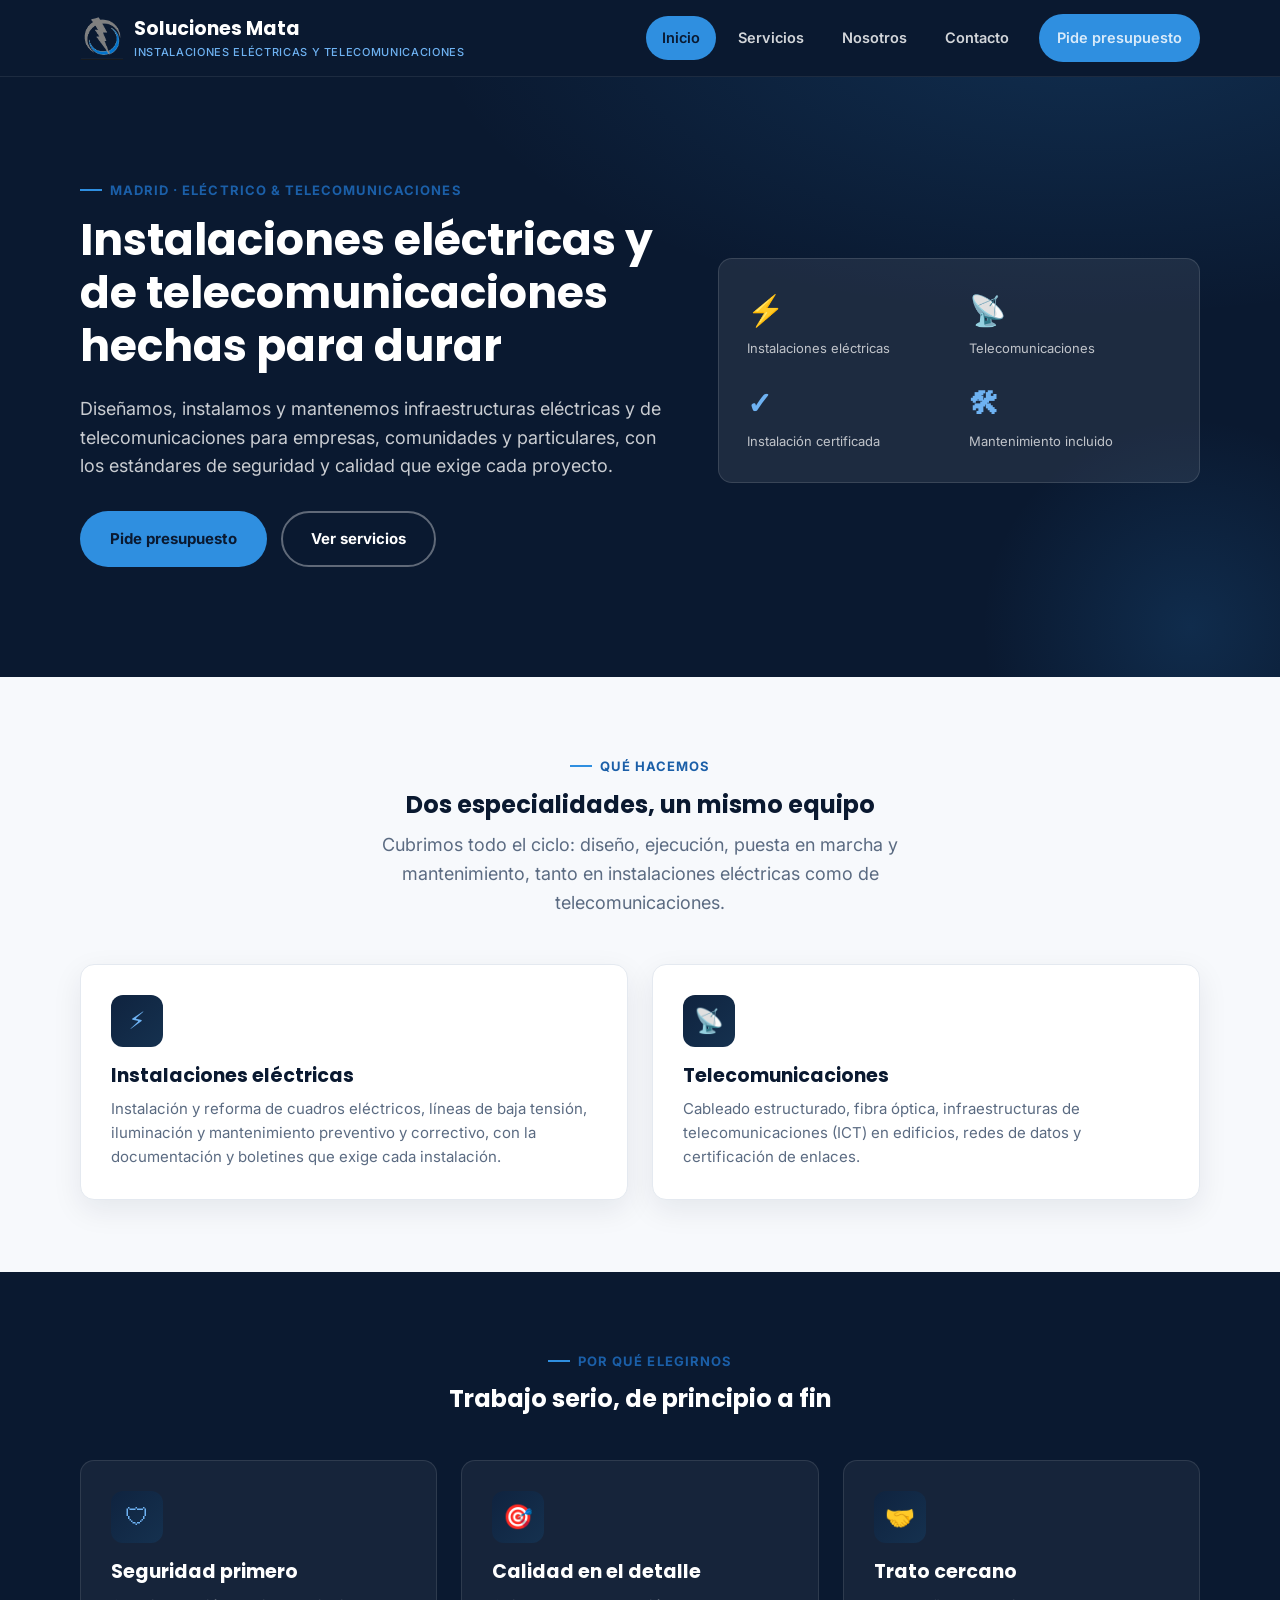
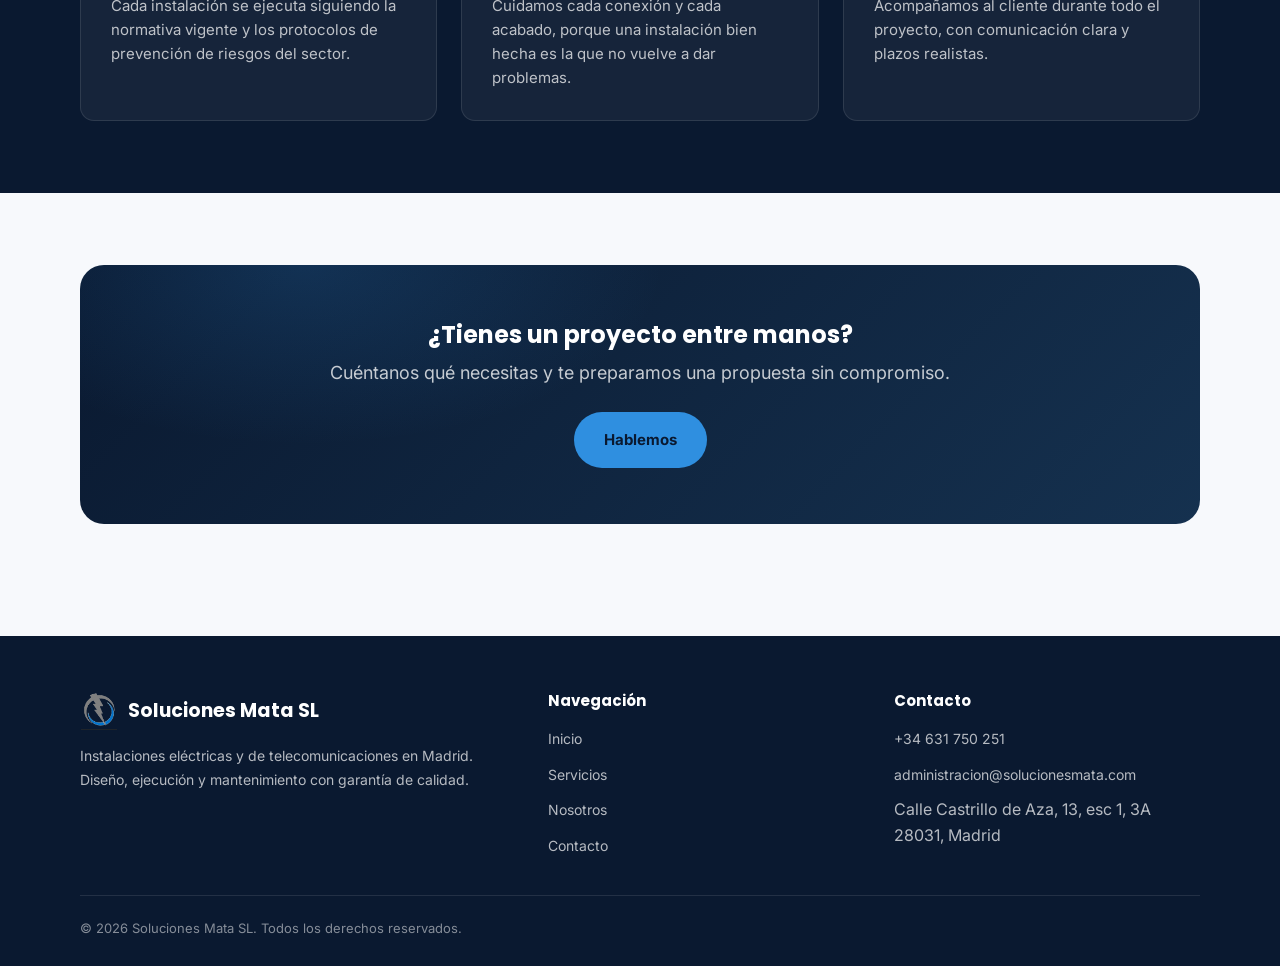
<file: index.html>
<!doctype html>
<html lang="es">
<head>
<meta charset="UTF-8">
<meta name="viewport" content="width=device-width, initial-scale=1.0">
<title>Soluciones Mata SL — Instalaciones Eléctricas y Telecomunicaciones</title>
<meta name="description" content="Soluciones Mata SL: instalaciones eléctricas y de telecomunicaciones en Madrid. Cuadros eléctricos, cableado estructurado, fibra óptica, mantenimiento y certificaciones.">
<link rel="icon" type="image/png" href="img/logo.png">
<link rel="preconnect" href="https://fonts.googleapis.com">
<link rel="preconnect" href="https://fonts.gstatic.com" crossorigin>
<link href="https://fonts.googleapis.com/css2?family=Inter:wght@400;500;600;700&family=Poppins:wght@600;700;800&display=swap" rel="stylesheet">
<link rel="stylesheet" href="css/styles.css">
</head>
<body>

<header class="site-header">
  <div class="container">
    <a href="index.html" class="brand">
      <img src="img/logo.png" alt="Soluciones Mata SL" class="brand-mark" width="44" height="44">
      <span>Soluciones Mata<small>INSTALACIONES ELÉCTRICAS Y TELECOMUNICACIONES</small></span>
    </a>
    <nav class="main-nav" id="mainNav">
      <a href="index.html" class="active">Inicio</a>
      <a href="servicios.html">Servicios</a>
      <a href="nosotros.html">Nosotros</a>
      <a href="contacto.html">Contacto</a>
      <a href="contacto.html" class="btn btn-primary nav-cta">Pide presupuesto</a>
    </nav>
    <button class="nav-toggle" id="navToggle" aria-label="Abrir menú" aria-expanded="false">☰</button>
  </div>
</header>

<section class="hero">
  <div class="container hero-grid">
    <div>
      <div class="eyebrow">Madrid · Eléctrico &amp; Telecomunicaciones</div>
      <h1>Instalaciones eléctricas y de telecomunicaciones hechas para durar</h1>
      <p class="lead">Diseñamos, instalamos y mantenemos infraestructuras eléctricas y de telecomunicaciones para empresas, comunidades y particulares, con los estándares de seguridad y calidad que exige cada proyecto.</p>
      <div class="hero-actions">
        <a href="contacto.html" class="btn btn-primary">Pide presupuesto</a>
        <a href="servicios.html" class="btn btn-outline">Ver servicios</a>
      </div>
    </div>
    <div class="hero-card">
      <div class="hero-stat-grid">
        <div class="hero-stat">
          <b>⚡</b>
          <span>Instalaciones eléctricas</span>
        </div>
        <div class="hero-stat">
          <b>📡</b>
          <span>Telecomunicaciones</span>
        </div>
        <div class="hero-stat">
          <b>✓</b>
          <span>Instalación certificada</span>
        </div>
        <div class="hero-stat">
          <b>🛠</b>
          <span>Mantenimiento incluido</span>
        </div>
      </div>
    </div>
  </div>
</section>

<section>
  <div class="container">
    <div class="section-head">
      <div class="eyebrow">Qué hacemos</div>
      <h2>Dos especialidades, un mismo equipo</h2>
      <p class="lead" style="margin:0 auto">Cubrimos todo el ciclo: diseño, ejecución, puesta en marcha y mantenimiento, tanto en instalaciones eléctricas como de telecomunicaciones.</p>
    </div>
    <div class="grid grid-2">
      <div class="card">
        <div class="icon">⚡</div>
        <h3>Instalaciones eléctricas</h3>
        <p>Instalación y reforma de cuadros eléctricos, líneas de baja tensión, iluminación y mantenimiento preventivo y correctivo, con la documentación y boletines que exige cada instalación.</p>
      </div>
      <div class="card">
        <div class="icon">📡</div>
        <h3>Telecomunicaciones</h3>
        <p>Cableado estructurado, fibra óptica, infraestructuras de telecomunicaciones (ICT) en edificios, redes de datos y certificación de enlaces.</p>
      </div>
    </div>
  </div>
</section>

<section class="band">
  <div class="container">
    <div class="section-head">
      <div class="eyebrow">Por qué elegirnos</div>
      <h2>Trabajo serio, de principio a fin</h2>
    </div>
    <div class="grid grid-3 band-dark">
      <div class="card">
        <div class="icon">🛡</div>
        <h3>Seguridad primero</h3>
        <p>Cada instalación se ejecuta siguiendo la normativa vigente y los protocolos de prevención de riesgos del sector.</p>
      </div>
      <div class="card">
        <div class="icon">🎯</div>
        <h3>Calidad en el detalle</h3>
        <p>Cuidamos cada conexión y cada acabado, porque una instalación bien hecha es la que no vuelve a dar problemas.</p>
      </div>
      <div class="card">
        <div class="icon">🤝</div>
        <h3>Trato cercano</h3>
        <p>Acompañamos al cliente durante todo el proyecto, con comunicación clara y plazos realistas.</p>
      </div>
    </div>
  </div>
</section>

<section>
  <div class="container">
    <div class="cta-band">
      <h2>¿Tienes un proyecto entre manos?</h2>
      <p class="lead" style="margin:0 auto 24px;color:rgba(255,255,255,.76)">Cuéntanos qué necesitas y te preparamos una propuesta sin compromiso.</p>
      <a href="contacto.html" class="btn btn-primary">Hablemos</a>
    </div>
  </div>
</section>

<footer>
  <div class="container">
    <div class="footer-grid">
      <div>
        <a href="index.html" class="brand">
          <img src="img/logo.png" alt="Soluciones Mata SL" class="footer-brand-mark" width="38" height="38">
          <span style="color:#fff">Soluciones Mata SL</span>
        </a>
        <p>Instalaciones eléctricas y de telecomunicaciones en Madrid. Diseño, ejecución y mantenimiento con garantía de calidad.</p>
      </div>
      <div>
        <h4>Navegación</h4>
        <ul class="footer-links">
          <li><a href="index.html">Inicio</a></li>
          <li><a href="servicios.html">Servicios</a></li>
          <li><a href="nosotros.html">Nosotros</a></li>
          <li><a href="contacto.html">Contacto</a></li>
        </ul>
      </div>
      <div>
        <h4>Contacto</h4>
        <ul class="footer-links">
          <li><a href="tel:+34631750251">+34 631 750 251</a></li>
          <li><a href="mailto:administracion@solucionesmata.com">administracion@solucionesmata.com</a></li>
          <li>Calle Castrillo de Aza, 13, esc 1, 3A<br>28031, Madrid</li>
        </ul>
      </div>
    </div>
    <div class="footer-bottom">
      <span>© <span id="year"></span> Soluciones Mata SL. Todos los derechos reservados.</span>
    </div>
  </div>
</footer>

<script src="js/main.js"></script>
</body>
</html>
</file>
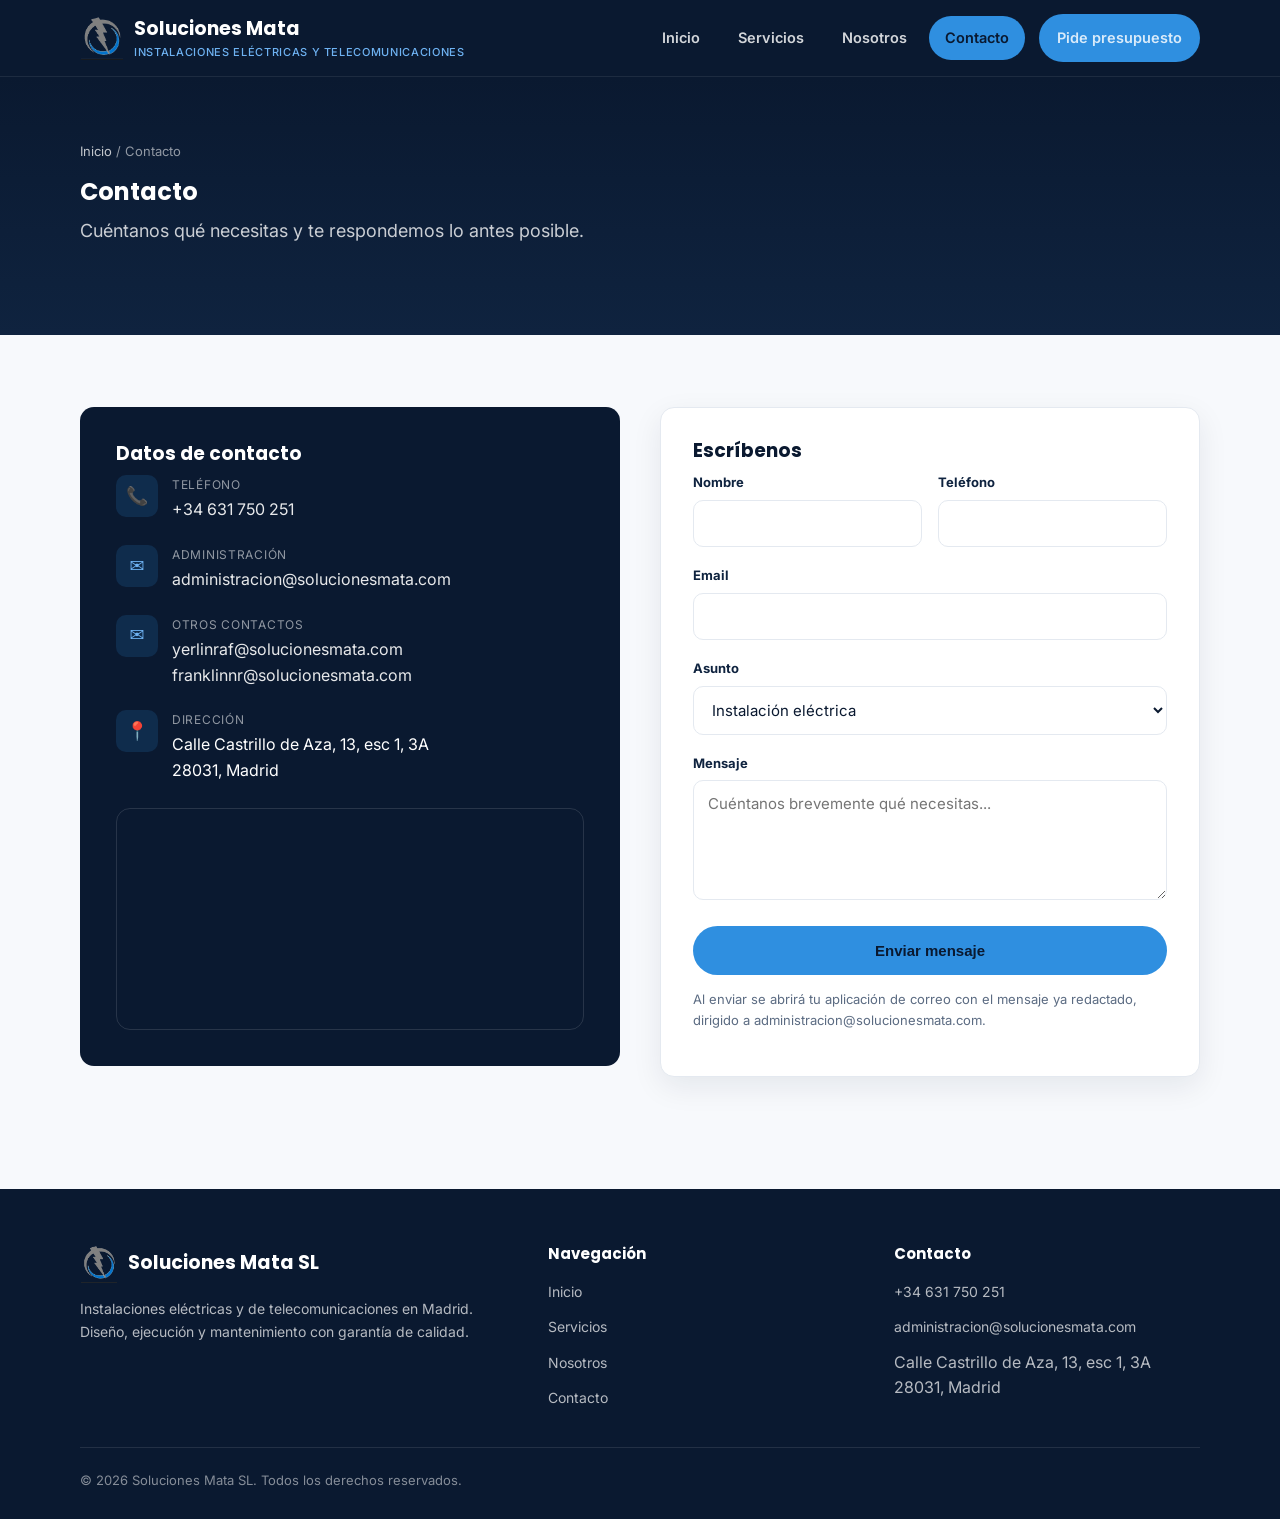
<file: contacto.html>
<!doctype html>
<html lang="es">
<head>
<meta charset="UTF-8">
<meta name="viewport" content="width=device-width, initial-scale=1.0">
<title>Contacto — Soluciones Mata SL</title>
<meta name="description" content="Contacta con Soluciones Mata SL para tu instalación eléctrica o de telecomunicaciones en Madrid.">
<link rel="icon" type="image/png" href="img/logo.png">
<link rel="preconnect" href="https://fonts.googleapis.com">
<link rel="preconnect" href="https://fonts.gstatic.com" crossorigin>
<link href="https://fonts.googleapis.com/css2?family=Inter:wght@400;500;600;700&family=Poppins:wght@600;700;800&display=swap" rel="stylesheet">
<link rel="stylesheet" href="css/styles.css">
</head>
<body>

<header class="site-header">
  <div class="container">
    <a href="index.html" class="brand">
      <img src="img/logo.png" alt="Soluciones Mata SL" class="brand-mark" width="44" height="44">
      <span>Soluciones Mata<small>INSTALACIONES ELÉCTRICAS Y TELECOMUNICACIONES</small></span>
    </a>
    <nav class="main-nav" id="mainNav">
      <a href="index.html">Inicio</a>
      <a href="servicios.html">Servicios</a>
      <a href="nosotros.html">Nosotros</a>
      <a href="contacto.html" class="active">Contacto</a>
      <a href="contacto.html" class="btn btn-primary nav-cta">Pide presupuesto</a>
    </nav>
    <button class="nav-toggle" id="navToggle" aria-label="Abrir menú" aria-expanded="false">☰</button>
  </div>
</header>

<section class="page-hero">
  <div class="container">
    <div class="breadcrumb"><a href="index.html">Inicio</a> / Contacto</div>
    <h1>Contacto</h1>
    <p class="lead" style="color:rgba(255,255,255,.78)">Cuéntanos qué necesitas y te respondemos lo antes posible.</p>
  </div>
</section>

<section>
  <div class="container contact-grid">

    <div class="contact-info-card">
      <h3>Datos de contacto</h3>
      <div class="contact-row">
        <div class="ic">📞</div>
        <div>
          <span class="lbl">Teléfono</span>
          <a href="tel:+34631750251">+34 631 750 251</a>
        </div>
      </div>
      <div class="contact-row">
        <div class="ic">✉️</div>
        <div>
          <span class="lbl">Administración</span>
          <a href="mailto:administracion@solucionesmata.com">administracion@solucionesmata.com</a>
        </div>
      </div>
      <div class="contact-row">
        <div class="ic">✉️</div>
        <div>
          <span class="lbl">Otros contactos</span>
          <a href="mailto:yerlinraf@solucionesmata.com">yerlinraf@solucionesmata.com</a><br>
          <a href="mailto:franklinnr@solucionesmata.com">franklinnr@solucionesmata.com</a>
        </div>
      </div>
      <div class="contact-row">
        <div class="ic">📍</div>
        <div>
          <span class="lbl">Dirección</span>
          Calle Castrillo de Aza, 13, esc 1, 3A<br>28031, Madrid
        </div>
      </div>

      <div class="map-wrap">
        <iframe
          src="https://www.google.com/maps?q=Calle+Castrillo+de+Aza+13+28031+Madrid&output=embed"
          loading="lazy"
          referrerpolicy="no-referrer-when-downgrade"
          title="Mapa Soluciones Mata SL">
        </iframe>
      </div>
    </div>

    <form class="contact-form" id="contactForm">
      <h3>Escríbenos</h3>
      <div class="form-row">
        <div class="field">
          <label for="nombre">Nombre</label>
          <input type="text" id="nombre" name="nombre" required>
        </div>
        <div class="field">
          <label for="telefono">Teléfono</label>
          <input type="tel" id="telefono" name="telefono">
        </div>
      </div>
      <div class="field">
        <label for="email">Email</label>
        <input type="email" id="email" name="email" required>
      </div>
      <div class="field">
        <label for="asunto">Asunto</label>
        <select id="asunto" name="asunto">
          <option value="Instalación eléctrica">Instalación eléctrica</option>
          <option value="Telecomunicaciones">Telecomunicaciones</option>
          <option value="Mantenimiento">Mantenimiento</option>
          <option value="Otro">Otro</option>
        </select>
      </div>
      <div class="field">
        <label for="mensaje">Mensaje</label>
        <textarea id="mensaje" name="mensaje" required placeholder="Cuéntanos brevemente qué necesitas..."></textarea>
      </div>
      <button type="submit" class="btn btn-primary" style="width:100%">Enviar mensaje</button>
      <p class="form-note">Al enviar se abrirá tu aplicación de correo con el mensaje ya redactado, dirigido a administracion@solucionesmata.com.</p>
    </form>

  </div>
</section>

<footer>
  <div class="container">
    <div class="footer-grid">
      <div>
        <a href="index.html" class="brand">
          <img src="img/logo.png" alt="Soluciones Mata SL" class="footer-brand-mark" width="38" height="38">
          <span style="color:#fff">Soluciones Mata SL</span>
        </a>
        <p>Instalaciones eléctricas y de telecomunicaciones en Madrid. Diseño, ejecución y mantenimiento con garantía de calidad.</p>
      </div>
      <div>
        <h4>Navegación</h4>
        <ul class="footer-links">
          <li><a href="index.html">Inicio</a></li>
          <li><a href="servicios.html">Servicios</a></li>
          <li><a href="nosotros.html">Nosotros</a></li>
          <li><a href="contacto.html">Contacto</a></li>
        </ul>
      </div>
      <div>
        <h4>Contacto</h4>
        <ul class="footer-links">
          <li><a href="tel:+34631750251">+34 631 750 251</a></li>
          <li><a href="mailto:administracion@solucionesmata.com">administracion@solucionesmata.com</a></li>
          <li>Calle Castrillo de Aza, 13, esc 1, 3A<br>28031, Madrid</li>
        </ul>
      </div>
    </div>
    <div class="footer-bottom">
      <span>© <span id="year"></span> Soluciones Mata SL. Todos los derechos reservados.</span>
    </div>
  </div>
</footer>

<script src="js/main.js"></script>
</body>
</html>
</file>
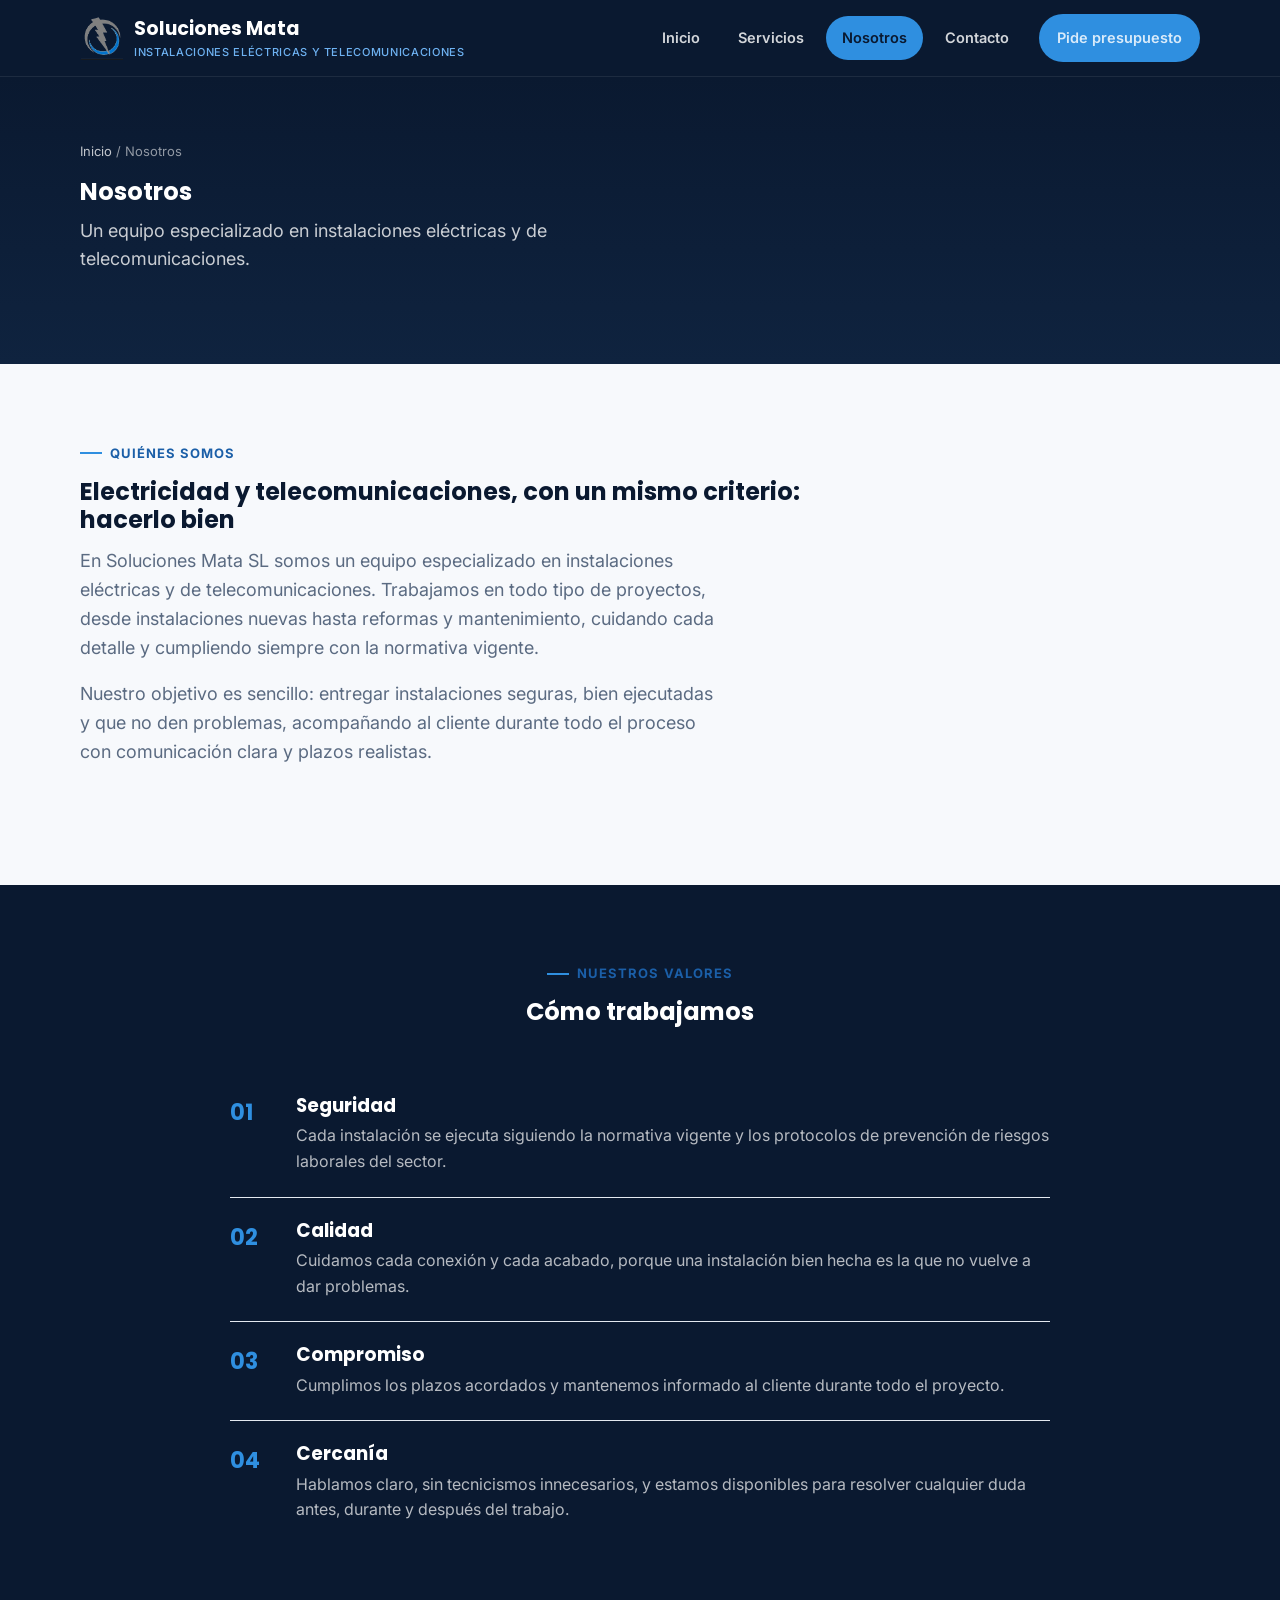
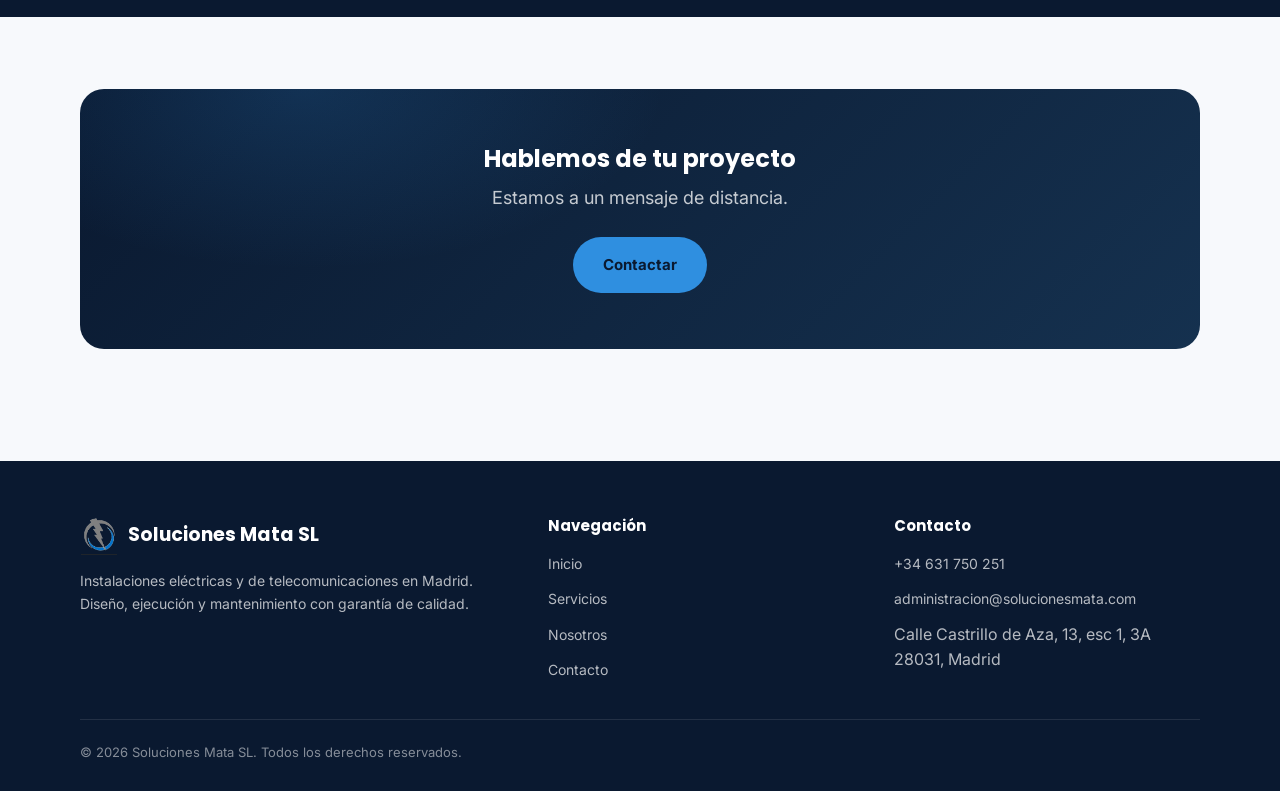
<file: nosotros.html>
<!doctype html>
<html lang="es">
<head>
<meta charset="UTF-8">
<meta name="viewport" content="width=device-width, initial-scale=1.0">
<title>Nosotros — Soluciones Mata SL</title>
<meta name="description" content="Conoce a Soluciones Mata SL, equipo especializado en instalaciones eléctricas y de telecomunicaciones en Madrid.">
<link rel="icon" type="image/png" href="img/logo.png">
<link rel="preconnect" href="https://fonts.googleapis.com">
<link rel="preconnect" href="https://fonts.gstatic.com" crossorigin>
<link href="https://fonts.googleapis.com/css2?family=Inter:wght@400;500;600;700&family=Poppins:wght@600;700;800&display=swap" rel="stylesheet">
<link rel="stylesheet" href="css/styles.css">
</head>
<body>

<header class="site-header">
  <div class="container">
    <a href="index.html" class="brand">
      <img src="img/logo.png" alt="Soluciones Mata SL" class="brand-mark" width="44" height="44">
      <span>Soluciones Mata<small>INSTALACIONES ELÉCTRICAS Y TELECOMUNICACIONES</small></span>
    </a>
    <nav class="main-nav" id="mainNav">
      <a href="index.html">Inicio</a>
      <a href="servicios.html">Servicios</a>
      <a href="nosotros.html" class="active">Nosotros</a>
      <a href="contacto.html">Contacto</a>
      <a href="contacto.html" class="btn btn-primary nav-cta">Pide presupuesto</a>
    </nav>
    <button class="nav-toggle" id="navToggle" aria-label="Abrir menú" aria-expanded="false">☰</button>
  </div>
</header>

<section class="page-hero">
  <div class="container">
    <div class="breadcrumb"><a href="index.html">Inicio</a> / Nosotros</div>
    <h1>Nosotros</h1>
    <p class="lead" style="color:rgba(255,255,255,.78)">Un equipo especializado en instalaciones eléctricas y de telecomunicaciones.</p>
  </div>
</section>

<section>
  <div class="container">
    <div class="section-head left" style="max-width:720px">
      <div class="eyebrow">Quiénes somos</div>
      <h2>Electricidad y telecomunicaciones, con un mismo criterio: hacerlo bien</h2>
      <p class="lead">En Soluciones Mata SL somos un equipo especializado en instalaciones eléctricas y de telecomunicaciones. Trabajamos en todo tipo de proyectos, desde instalaciones nuevas hasta reformas y mantenimiento, cuidando cada detalle y cumpliendo siempre con la normativa vigente.</p>
      <p class="lead">Nuestro objetivo es sencillo: entregar instalaciones seguras, bien ejecutadas y que no den problemas, acompañando al cliente durante todo el proceso con comunicación clara y plazos realistas.</p>
    </div>
  </div>
</section>

<section class="band">
  <div class="container">
    <div class="section-head">
      <div class="eyebrow">Nuestros valores</div>
      <h2>Cómo trabajamos</h2>
    </div>
    <div style="max-width:820px;margin:0 auto">
      <div class="value-row">
        <div class="value-num">01</div>
        <div>
          <h3 style="color:#fff;margin-bottom:6px">Seguridad</h3>
          <p style="color:rgba(255,255,255,.7);margin:0">Cada instalación se ejecuta siguiendo la normativa vigente y los protocolos de prevención de riesgos laborales del sector.</p>
        </div>
      </div>
      <div class="value-row">
        <div class="value-num">02</div>
        <div>
          <h3 style="color:#fff;margin-bottom:6px">Calidad</h3>
          <p style="color:rgba(255,255,255,.7);margin:0">Cuidamos cada conexión y cada acabado, porque una instalación bien hecha es la que no vuelve a dar problemas.</p>
        </div>
      </div>
      <div class="value-row">
        <div class="value-num">03</div>
        <div>
          <h3 style="color:#fff;margin-bottom:6px">Compromiso</h3>
          <p style="color:rgba(255,255,255,.7);margin:0">Cumplimos los plazos acordados y mantenemos informado al cliente durante todo el proyecto.</p>
        </div>
      </div>
      <div class="value-row">
        <div class="value-num">04</div>
        <div>
          <h3 style="color:#fff;margin-bottom:6px">Cercanía</h3>
          <p style="color:rgba(255,255,255,.7);margin:0">Hablamos claro, sin tecnicismos innecesarios, y estamos disponibles para resolver cualquier duda antes, durante y después del trabajo.</p>
        </div>
      </div>
    </div>
  </div>
</section>

<section>
  <div class="container">
    <div class="cta-band">
      <h2>Hablemos de tu proyecto</h2>
      <p class="lead" style="margin:0 auto 24px;color:rgba(255,255,255,.76)">Estamos a un mensaje de distancia.</p>
      <a href="contacto.html" class="btn btn-primary">Contactar</a>
    </div>
  </div>
</section>

<footer>
  <div class="container">
    <div class="footer-grid">
      <div>
        <a href="index.html" class="brand">
          <img src="img/logo.png" alt="Soluciones Mata SL" class="footer-brand-mark" width="38" height="38">
          <span style="color:#fff">Soluciones Mata SL</span>
        </a>
        <p>Instalaciones eléctricas y de telecomunicaciones en Madrid. Diseño, ejecución y mantenimiento con garantía de calidad.</p>
      </div>
      <div>
        <h4>Navegación</h4>
        <ul class="footer-links">
          <li><a href="index.html">Inicio</a></li>
          <li><a href="servicios.html">Servicios</a></li>
          <li><a href="nosotros.html">Nosotros</a></li>
          <li><a href="contacto.html">Contacto</a></li>
        </ul>
      </div>
      <div>
        <h4>Contacto</h4>
        <ul class="footer-links">
          <li><a href="tel:+34631750251">+34 631 750 251</a></li>
          <li><a href="mailto:administracion@solucionesmata.com">administracion@solucionesmata.com</a></li>
          <li>Calle Castrillo de Aza, 13, esc 1, 3A<br>28031, Madrid</li>
        </ul>
      </div>
    </div>
    <div class="footer-bottom">
      <span>© <span id="year"></span> Soluciones Mata SL. Todos los derechos reservados.</span>
    </div>
  </div>
</footer>

<script src="js/main.js"></script>
</body>
</html>
</file>
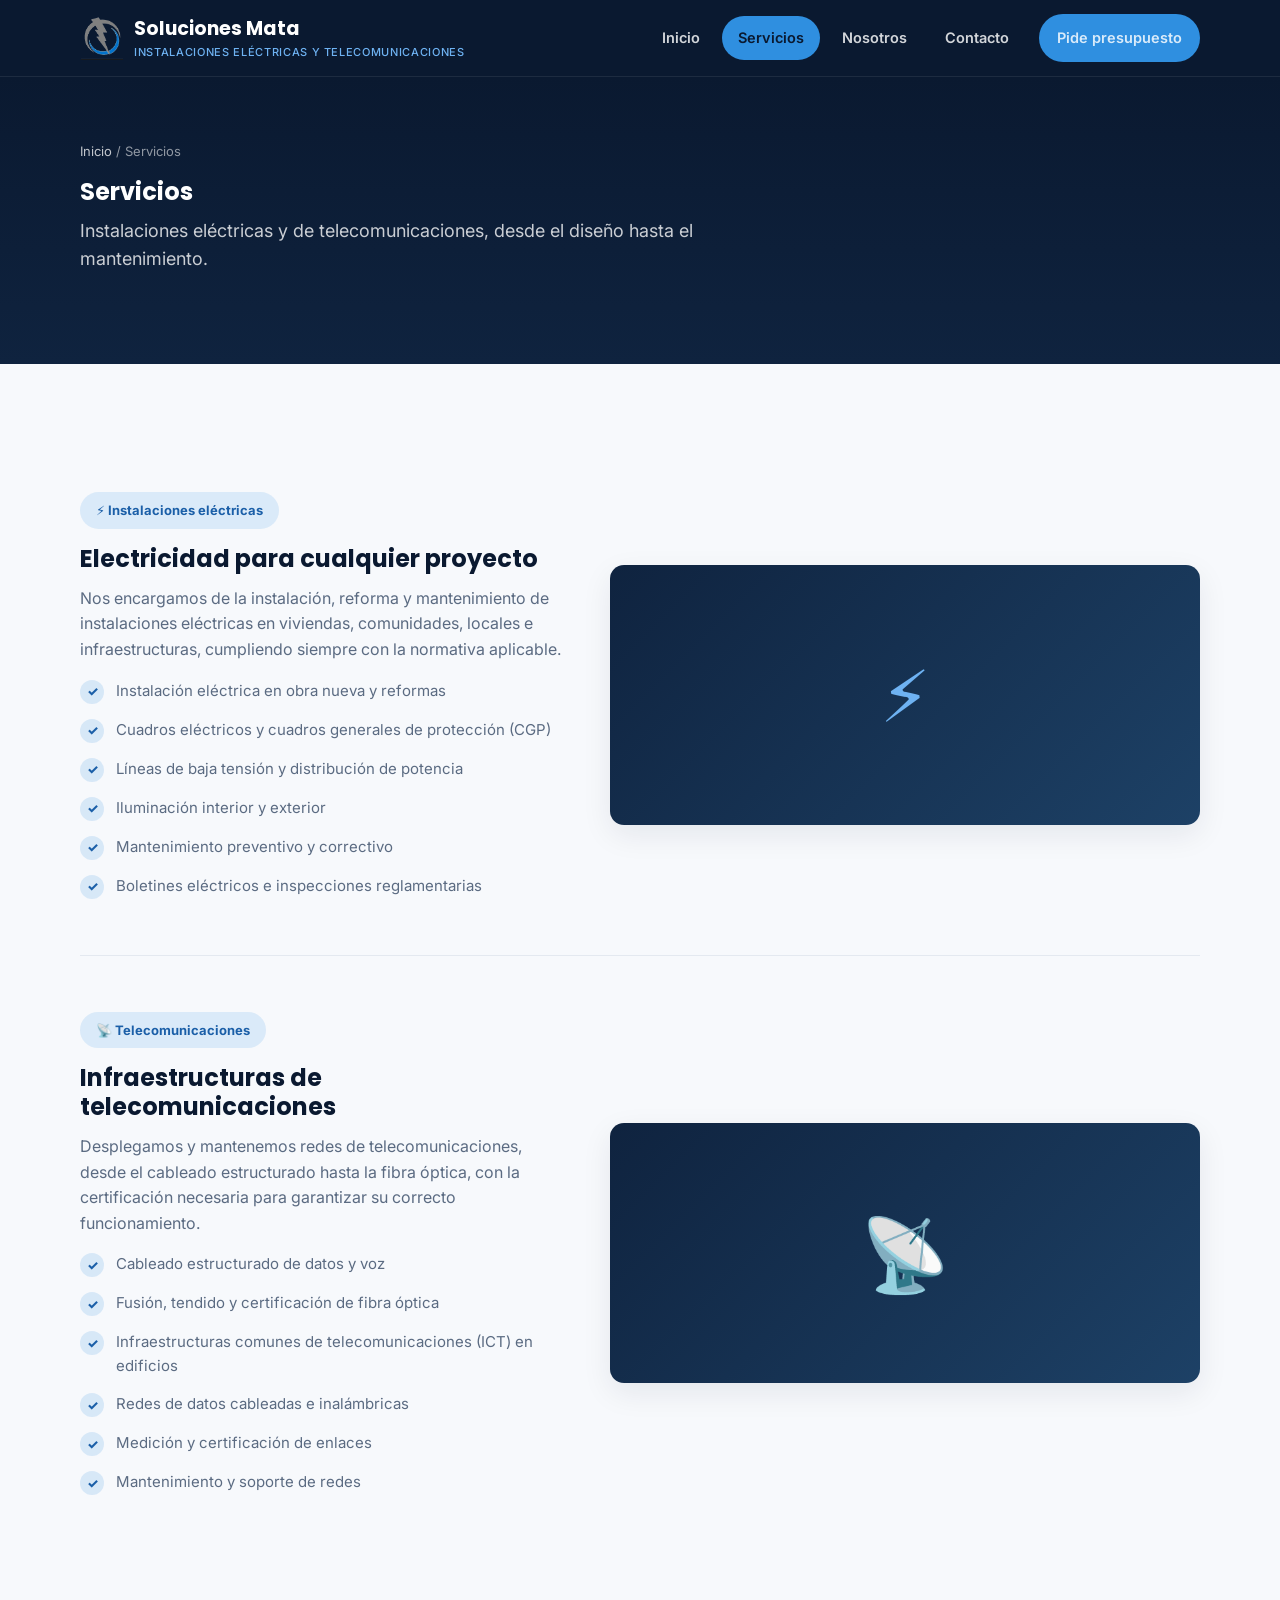
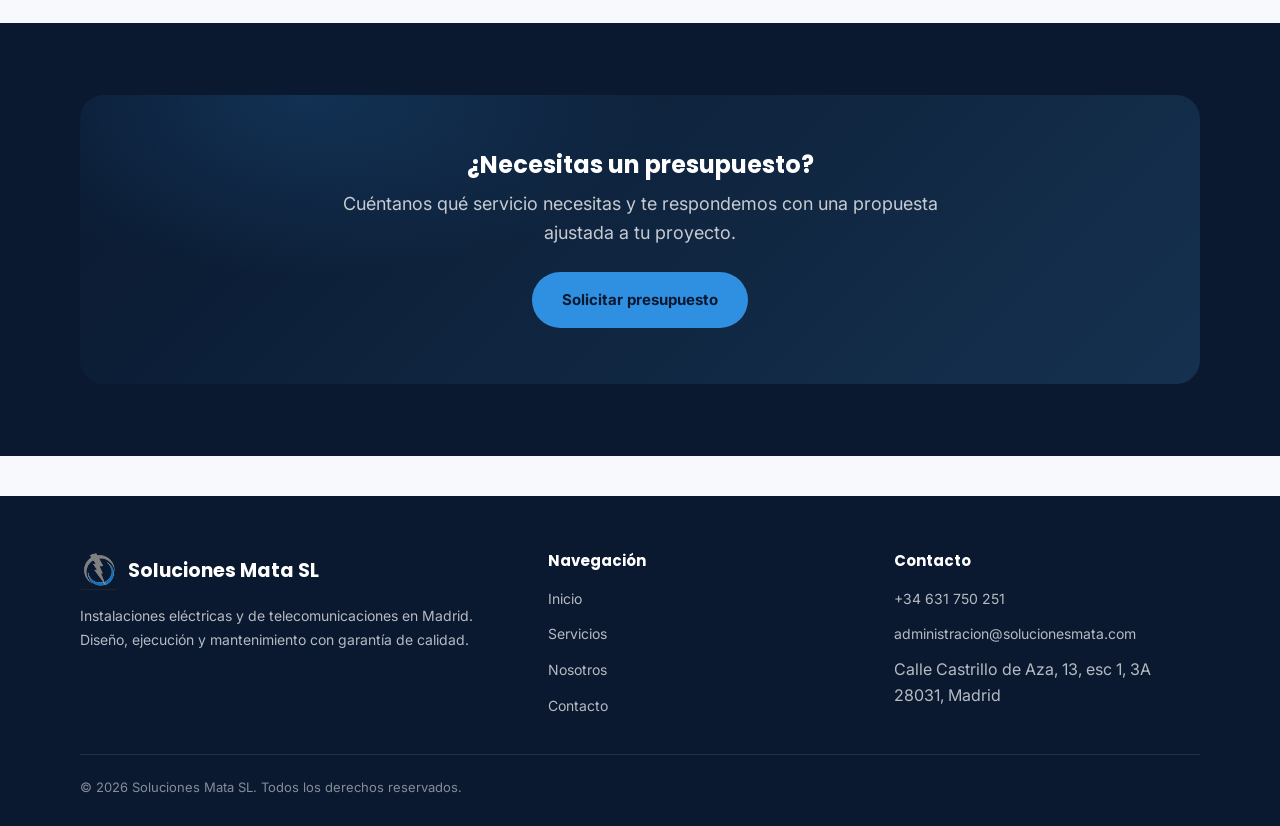
<file: servicios.html>
<!doctype html>
<html lang="es">
<head>
<meta charset="UTF-8">
<meta name="viewport" content="width=device-width, initial-scale=1.0">
<title>Servicios — Soluciones Mata SL</title>
<meta name="description" content="Instalaciones eléctricas y de telecomunicaciones: cuadros eléctricos, cableado estructurado, fibra óptica, redes ICT y mantenimiento.">
<link rel="icon" type="image/png" href="img/logo.png">
<link rel="preconnect" href="https://fonts.googleapis.com">
<link rel="preconnect" href="https://fonts.gstatic.com" crossorigin>
<link href="https://fonts.googleapis.com/css2?family=Inter:wght@400;500;600;700&family=Poppins:wght@600;700;800&display=swap" rel="stylesheet">
<link rel="stylesheet" href="css/styles.css">
</head>
<body>

<header class="site-header">
  <div class="container">
    <a href="index.html" class="brand">
      <img src="img/logo.png" alt="Soluciones Mata SL" class="brand-mark" width="44" height="44">
      <span>Soluciones Mata<small>INSTALACIONES ELÉCTRICAS Y TELECOMUNICACIONES</small></span>
    </a>
    <nav class="main-nav" id="mainNav">
      <a href="index.html">Inicio</a>
      <a href="servicios.html" class="active">Servicios</a>
      <a href="nosotros.html">Nosotros</a>
      <a href="contacto.html">Contacto</a>
      <a href="contacto.html" class="btn btn-primary nav-cta">Pide presupuesto</a>
    </nav>
    <button class="nav-toggle" id="navToggle" aria-label="Abrir menú" aria-expanded="false">☰</button>
  </div>
</header>

<section class="page-hero">
  <div class="container">
    <div class="breadcrumb"><a href="index.html">Inicio</a> / Servicios</div>
    <h1>Servicios</h1>
    <p class="lead" style="color:rgba(255,255,255,.78)">Instalaciones eléctricas y de telecomunicaciones, desde el diseño hasta el mantenimiento.</p>
  </div>
</section>

<section>
  <div class="container">

    <div class="service-block">
      <div>
        <div class="service-tag">⚡ Instalaciones eléctricas</div>
        <h2>Electricidad para cualquier proyecto</h2>
        <p class="lead" style="font-size:16px">Nos encargamos de la instalación, reforma y mantenimiento de instalaciones eléctricas en viviendas, comunidades, locales e infraestructuras, cumpliendo siempre con la normativa aplicable.</p>
        <ul class="check-list">
          <li>Instalación eléctrica en obra nueva y reformas</li>
          <li>Cuadros eléctricos y cuadros generales de protección (CGP)</li>
          <li>Líneas de baja tensión y distribución de potencia</li>
          <li>Iluminación interior y exterior</li>
          <li>Mantenimiento preventivo y correctivo</li>
          <li>Boletines eléctricos e inspecciones reglamentarias</li>
        </ul>
      </div>
      <div class="service-visual">⚡</div>
    </div>

    <div class="service-block">
      <div>
        <div class="service-tag">📡 Telecomunicaciones</div>
        <h2>Infraestructuras de telecomunicaciones</h2>
        <p class="lead" style="font-size:16px">Desplegamos y mantenemos redes de telecomunicaciones, desde el cableado estructurado hasta la fibra óptica, con la certificación necesaria para garantizar su correcto funcionamiento.</p>
        <ul class="check-list">
          <li>Cableado estructurado de datos y voz</li>
          <li>Fusión, tendido y certificación de fibra óptica</li>
          <li>Infraestructuras comunes de telecomunicaciones (ICT) en edificios</li>
          <li>Redes de datos cableadas e inalámbricas</li>
          <li>Medición y certificación de enlaces</li>
          <li>Mantenimiento y soporte de redes</li>
        </ul>
      </div>
      <div class="service-visual">📡</div>
    </div>

  </div>
</section>

<section class="band">
  <div class="container">
    <div class="cta-band">
      <h2>¿Necesitas un presupuesto?</h2>
      <p class="lead" style="margin:0 auto 24px;color:rgba(255,255,255,.76)">Cuéntanos qué servicio necesitas y te respondemos con una propuesta ajustada a tu proyecto.</p>
      <a href="contacto.html" class="btn btn-primary">Solicitar presupuesto</a>
    </div>
  </div>
</section>

<footer>
  <div class="container">
    <div class="footer-grid">
      <div>
        <a href="index.html" class="brand">
          <img src="img/logo.png" alt="Soluciones Mata SL" class="footer-brand-mark" width="38" height="38">
          <span style="color:#fff">Soluciones Mata SL</span>
        </a>
        <p>Instalaciones eléctricas y de telecomunicaciones en Madrid. Diseño, ejecución y mantenimiento con garantía de calidad.</p>
      </div>
      <div>
        <h4>Navegación</h4>
        <ul class="footer-links">
          <li><a href="index.html">Inicio</a></li>
          <li><a href="servicios.html">Servicios</a></li>
          <li><a href="nosotros.html">Nosotros</a></li>
          <li><a href="contacto.html">Contacto</a></li>
        </ul>
      </div>
      <div>
        <h4>Contacto</h4>
        <ul class="footer-links">
          <li><a href="tel:+34631750251">+34 631 750 251</a></li>
          <li><a href="mailto:administracion@solucionesmata.com">administracion@solucionesmata.com</a></li>
          <li>Calle Castrillo de Aza, 13, esc 1, 3A<br>28031, Madrid</li>
        </ul>
      </div>
    </div>
    <div class="footer-bottom">
      <span>© <span id="year"></span> Soluciones Mata SL. Todos los derechos reservados.</span>
    </div>
  </div>
</footer>

<script src="js/main.js"></script>
</body>
</html>
</file>
<file: css/styles.css>
/* ===========================================================
   SOLUCIONES MATA SL — Instalaciones Eléctricas y Telecomunicaciones
   =========================================================== */

:root{
  --navy-900:#0a1930;
  --navy-800:#0f233f;
  --navy-700:#15314f;
  --navy-600:#1d4166;
  --accent-600:#2F8FE0;
  --accent-400:#6EB2F2;
  --accent-700:#1B5FA8;
  --ink:#0a1930;
  --muted:#5b6b82;
  --line:#e4e9f0;
  --bg:#f7f9fc;
  --white:#ffffff;
  --radius:14px;
  --shadow:0 10px 30px rgba(10,25,48,.08);
  --shadow-lg:0 20px 50px rgba(10,25,48,.14);
}

*{box-sizing:border-box}
html{scroll-behavior:smooth}
html,body{overflow-x:hidden}
body{
  margin:0;
  font-family:'Inter',system-ui,-apple-system,Segoe UI,Roboto,sans-serif;
  color:var(--ink);
  background:var(--bg);
  line-height:1.6;
  width:100%;
}
h1,h2,h3,h4{
  font-family:'Poppins',system-ui,-apple-system,Segoe UI,Roboto,sans-serif;
  line-height:1.2;
  margin:0 0 .5em;
  color:var(--navy-900);
}
p{margin:0 0 1em}
a{color:inherit;text-decoration:none}
img{max-width:100%;display:block}
.container{max-width:1160px;margin:0 auto;padding:0 20px}
section{padding:72px 0}
@media (max-width:640px){ section{padding:52px 0} }

.eyebrow{
  display:inline-flex;align-items:center;gap:8px;
  font-size:13px;font-weight:700;letter-spacing:.08em;text-transform:uppercase;
  color:var(--accent-700);
  margin-bottom:14px;
}
.eyebrow::before{content:"";width:22px;height:2px;background:var(--accent-600);display:inline-block}

.lead{font-size:18px;color:var(--muted);max-width:640px}

.btn{
  display:inline-flex;align-items:center;justify-content:center;gap:8px;
  padding:14px 28px;border-radius:999px;font-weight:700;font-size:15px;
  border:2px solid transparent;cursor:pointer;transition:transform .15s ease, box-shadow .15s ease, background .15s ease, color .15s ease;
  white-space:nowrap;
}
.btn-primary{background:var(--accent-600);color:var(--navy-900)}
.btn-primary:hover{background:var(--accent-400);transform:translateY(-2px);box-shadow:0 10px 24px rgba(47,143,224,.35)}
.btn-outline{background:transparent;border-color:rgba(255,255,255,.35);color:var(--white)}
.btn-outline:hover{background:rgba(255,255,255,.12);transform:translateY(-2px)}
.btn-dark{background:var(--navy-900);color:var(--white)}
.btn-dark:hover{background:var(--navy-700);transform:translateY(-2px)}

/* ===== HEADER ===== */
.site-header{
  position:sticky;top:0;z-index:100;
  background:rgb(10,25,48);
  border-bottom:1px solid rgba(255,255,255,.08);
}
.site-header .container{display:flex;align-items:center;justify-content:space-between;height:76px}
.brand{display:flex;align-items:center;gap:10px;color:var(--white);font-family:'Poppins',sans-serif;font-weight:700;font-size:19px}
.brand-mark{width:44px;height:44px;object-fit:contain;flex-shrink:0}
.brand small{display:block;font-family:'Inter',sans-serif;font-weight:500;font-size:11px;color:var(--accent-400);letter-spacing:.06em}

.footer-brand-mark{width:38px;height:38px;object-fit:contain;flex-shrink:0}

nav.main-nav{display:flex;align-items:center;gap:6px}
nav.main-nav a{
  color:rgba(255,255,255,.82);font-weight:600;font-size:14.5px;
  padding:10px 16px;border-radius:999px;transition:background .15s ease, color .15s ease;
}
nav.main-nav a:hover{background:rgba(255,255,255,.08);color:var(--white)}
nav.main-nav a.active{background:var(--accent-600);color:var(--navy-900)}
.nav-cta{margin-left:8px}

.nav-toggle{display:none;background:none;border:none;color:var(--white);font-size:26px;cursor:pointer;padding:4px}

@media (max-width:860px){
  nav.main-nav{
    position:fixed;inset:76px 0 0 0;background:var(--navy-900);
    flex-direction:column;align-items:stretch;gap:0;padding:12px 20px;
    transform:translateX(100%);transition:transform .25s ease;overflow-y:auto;
  }
  nav.main-nav.open{transform:translateX(0)}
  nav.main-nav a{padding:16px 6px;border-bottom:1px solid rgba(255,255,255,.08);border-radius:0;font-size:17px}
  .nav-cta{margin:16px 6px 0}
  .nav-toggle{display:block}
}

/* ===== HERO ===== */
.hero{
  background-color:var(--navy-900);
  background-image:radial-gradient(1100px 500px at 85% -10%, rgba(47,143,224,.18), transparent 60%);
  color:var(--white);
  padding:96px 0 110px;
  position:relative;overflow:hidden;
}
.hero::after{
  content:"";position:absolute;right:-120px;bottom:-160px;width:420px;height:420px;border-radius:50%;
  background:radial-gradient(circle,rgba(47,143,224,.16),transparent 70%);
}
.hero .container{position:relative;z-index:1}
.hero-grid{display:grid;grid-template-columns:1.1fr .9fr;gap:48px;align-items:center}
@media (max-width:900px){ .hero-grid{grid-template-columns:1fr} }
.hero h1{color:var(--white);font-size:44px;max-width:620px}
@media (max-width:640px){ .hero h1{font-size:32px} }
.hero .lead{color:rgba(255,255,255,.78)}
.hero-actions{display:flex;gap:14px;margin-top:30px;flex-wrap:wrap}

.hero-card{
  background:rgba(255,255,255,.08);border:1px solid rgba(255,255,255,.12);
  border-radius:var(--radius);padding:28px;
}
.hero-stat-grid{display:grid;grid-template-columns:1fr 1fr;gap:20px}
.hero-stat b{display:block;font-size:30px;color:var(--accent-400);font-family:'Poppins',sans-serif}
.hero-stat span{font-size:13px;color:rgba(255,255,255,.72)}

/* ===== SECTION HEADINGS ===== */
.section-head{max-width:680px;margin:0 auto 46px;text-align:center}
.section-head.left{margin:0 0 46px;text-align:left}

/* ===== CARDS / GRIDS ===== */
.grid{display:grid;gap:24px}
.grid-3{grid-template-columns:repeat(3,1fr)}
.grid-2{grid-template-columns:repeat(2,1fr)}
@media (max-width:900px){ .grid-3{grid-template-columns:1fr 1fr} }
@media (max-width:640px){ .grid-3,.grid-2{grid-template-columns:1fr} }

.card{
  background:var(--white);border:1px solid var(--line);border-radius:var(--radius);
  padding:30px;box-shadow:var(--shadow);transition:transform .18s ease, box-shadow .18s ease;
}
.card:hover{transform:translateY(-4px);box-shadow:var(--shadow-lg)}
.card .icon{
  width:52px;height:52px;border-radius:12px;display:flex;align-items:center;justify-content:center;
  font-size:24px;background:linear-gradient(135deg,var(--navy-800),var(--navy-700));color:var(--accent-400);
  margin-bottom:18px;
}
.card h3{font-size:19px}
.card p{color:var(--muted);margin-bottom:0;font-size:15px}

.band{background:var(--navy-900);color:var(--white)}
.band h2{color:var(--white)}
.band .lead{color:rgba(255,255,255,.76)}

.band-dark .card{background:rgba(255,255,255,.05);border-color:rgba(255,255,255,.1);box-shadow:none}
.band-dark .card:hover{transform:translateY(-4px);background:rgba(255,255,255,.08)}
.band-dark .card h3{color:var(--white)}
.band-dark .card p{color:rgba(255,255,255,.72)}

/* ===== LIST / CHECK ITEMS ===== */
.check-list{list-style:none;margin:0;padding:0;display:grid;gap:14px}
.check-list li{display:flex;gap:12px;align-items:flex-start;color:var(--muted);font-size:15px}
.check-list li::before{
  content:"✓";flex-shrink:0;width:24px;height:24px;border-radius:50%;
  background:rgba(47,143,224,.16);color:var(--accent-700);font-weight:800;font-size:13px;
  display:flex;align-items:center;justify-content:center;margin-top:1px;
}

/* ===== CTA BAND ===== */
.cta-band{
  background:linear-gradient(135deg,var(--navy-900),var(--navy-700));
  color:var(--white);border-radius:24px;padding:56px;text-align:center;
  position:relative;overflow:hidden;
}
.cta-band::before{content:"";position:absolute;inset:0;background:radial-gradient(600px 300px at 20% 0%,rgba(47,143,224,.18),transparent 60%)}
.cta-band *{position:relative;z-index:1}
.cta-band h2{color:var(--white);margin-bottom:10px}
@media (max-width:640px){ .cta-band{padding:40px 24px} }

/* ===== SERVICES PAGE ===== */
.service-block{display:grid;grid-template-columns:.9fr 1.1fr;gap:48px;align-items:center;padding:56px 0;border-bottom:1px solid var(--line)}
.service-block:last-child{border-bottom:none}
@media (max-width:860px){ .service-block{grid-template-columns:1fr} }
.service-tag{
  display:inline-flex;align-items:center;gap:8px;padding:8px 16px;border-radius:999px;
  background:rgba(47,143,224,.14);color:var(--accent-700);font-weight:700;font-size:13px;margin-bottom:16px;
}
.service-visual{
  border-radius:var(--radius);min-height:260px;
  background:linear-gradient(135deg,var(--navy-800),var(--navy-600));
  display:flex;align-items:center;justify-content:center;font-size:72px;color:var(--accent-400);
  box-shadow:var(--shadow);
}

/* ===== TEAM / VALUES ===== */
.value-row{display:flex;gap:18px;align-items:flex-start;padding:22px 0;border-bottom:1px solid var(--line)}
.value-row:last-child{border-bottom:none}
.value-num{
  font-family:'Poppins',sans-serif;font-weight:700;font-size:22px;color:var(--accent-600);
  width:48px;flex-shrink:0;
}

/* ===== CONTACT ===== */
.contact-grid{display:grid;grid-template-columns:1fr 1fr;gap:40px;align-items:start}
@media (max-width:900px){ .contact-grid{grid-template-columns:1fr} }
.contact-info-card{
  background:var(--navy-900);color:var(--white);border-radius:var(--radius);padding:36px;
}
.contact-info-card h3{color:var(--white)}
.contact-row{display:flex;gap:14px;align-items:flex-start;margin-bottom:22px}
.contact-row:last-child{margin-bottom:0}
.contact-row .ic{
  width:42px;height:42px;border-radius:10px;background:rgba(47,143,224,.16);color:var(--accent-400);
  display:flex;align-items:center;justify-content:center;font-size:18px;flex-shrink:0;
}
.contact-row a{color:var(--white);opacity:.9}
.contact-row a:hover{opacity:1;text-decoration:underline}
.contact-row span.lbl{display:block;font-size:12px;text-transform:uppercase;letter-spacing:.06em;color:rgba(255,255,255,.55);margin-bottom:3px}

.map-wrap{border-radius:var(--radius);overflow:hidden;margin-top:24px;border:1px solid rgba(255,255,255,.12)}
.map-wrap iframe{width:100%;height:220px;border:0;display:block;filter:grayscale(.2)}

form.contact-form{background:var(--white);border:1px solid var(--line);border-radius:var(--radius);padding:32px;box-shadow:var(--shadow)}
.form-row{display:grid;grid-template-columns:1fr 1fr;gap:16px}
@media (max-width:560px){ .form-row{grid-template-columns:1fr} }
.field{margin-bottom:18px}
.field label{display:block;font-size:13px;font-weight:700;color:var(--navy-800);margin-bottom:7px}
.field input,.field select,.field textarea{
  width:100%;padding:13px 14px;border-radius:10px;border:1.5px solid var(--line);
  font-family:inherit;font-size:15px;color:var(--ink);background:var(--white);
  transition:border-color .15s ease;
}
.field input:focus,.field select:focus,.field textarea:focus{outline:none;border-color:var(--accent-600)}
.field textarea{resize:vertical;min-height:120px}
.form-note{font-size:13px;color:var(--muted);margin-top:14px}

/* ===== FOOTER ===== */
footer{background:var(--navy-900);color:rgba(255,255,255,.7);padding:56px 0 28px;margin-top:40px}
.footer-grid{display:grid;grid-template-columns:1.4fr 1fr 1fr;gap:40px;margin-bottom:36px}
@media (max-width:760px){ .footer-grid{grid-template-columns:1fr} }
footer h4{color:var(--white);font-size:15px;margin-bottom:16px}
footer .brand{margin-bottom:14px}
footer p{font-size:14px;line-height:1.7}
.footer-links{list-style:none;margin:0;padding:0;display:grid;gap:10px}
.footer-links a{font-size:14px;color:rgba(255,255,255,.7)}
.footer-links a:hover{color:var(--accent-400)}
.footer-bottom{border-top:1px solid rgba(255,255,255,.1);padding-top:22px;display:flex;justify-content:space-between;flex-wrap:wrap;gap:10px;font-size:13px;color:rgba(255,255,255,.5)}

/* ===== PAGE HERO (sub pages) ===== */
.page-hero{
  background:linear-gradient(180deg,var(--navy-900),var(--navy-800));
  color:var(--white);padding:64px 0 72px;
}
.page-hero h1{color:var(--white);margin-bottom:10px}
.breadcrumb{font-size:13px;color:rgba(255,255,255,.55);margin-bottom:16px}
.breadcrumb a{color:rgba(255,255,255,.75)}
.breadcrumb a:hover{color:var(--accent-400)}

/* ===== UTILITIES ===== */
.text-center{text-align:center}
.mt-0{margin-top:0}
</file>
